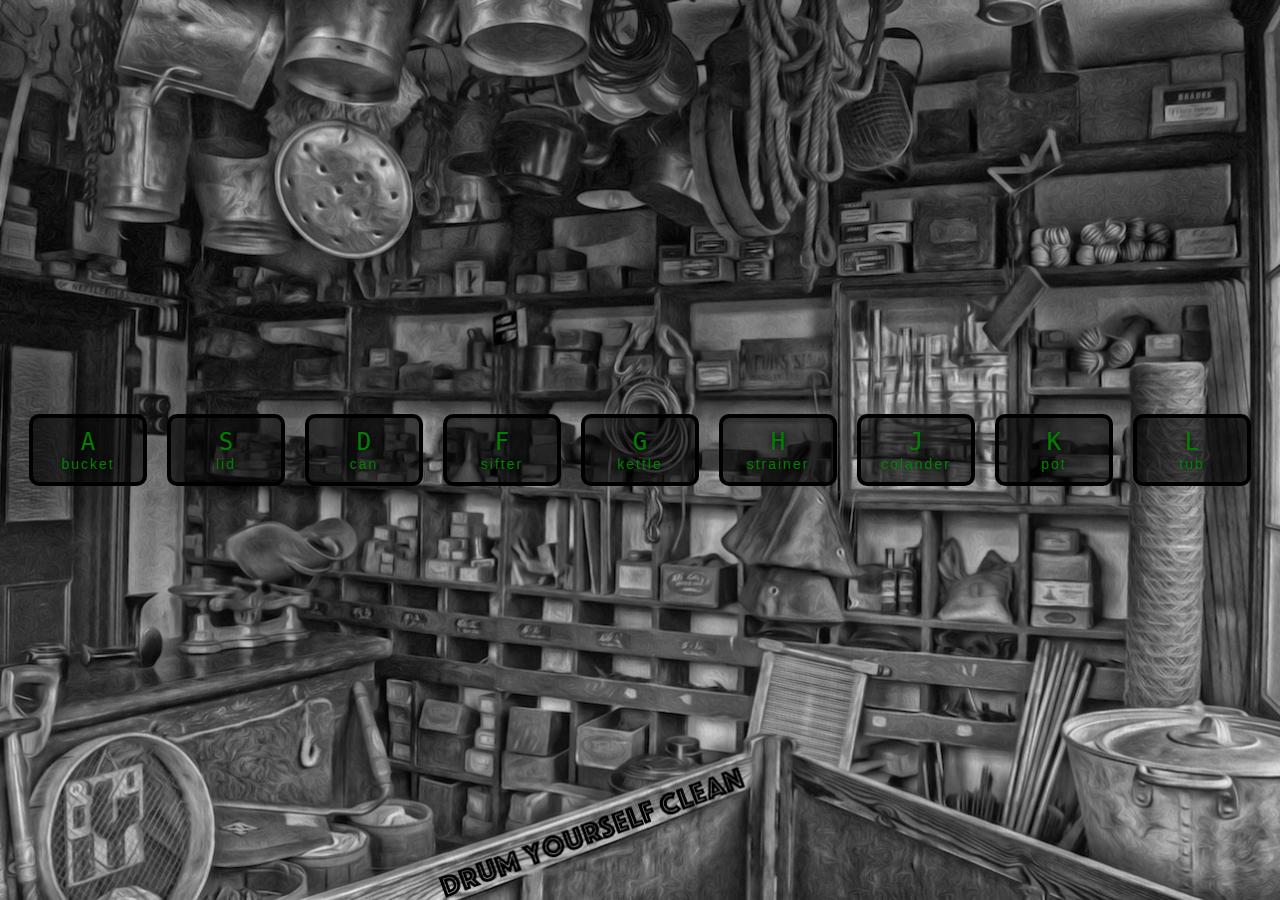
<file: drum-kit/index.html>
<!DOCTYPE>
<html>

<head>
  <meta charset="UTF-8">
  <title>JS | Drums</title>
  <link rel="stylesheet" href="style.css">
</head>

<body>
  <div class="keys">
    <div data-key="65" class="key">
      <kbd>A</kbd>
      <span class="sound">bucket</span>
    </div>
    <div data-key="83" class="key">
      <kbd>S</kbd>
      <span class="sound">lid</span>
    </div>
    <div data-key="68" class="key">
      <kbd>D</kbd>
      <span class="sound">can</span>
    </div>
    <div data-key="70" class="key">
      <kbd>F</kbd>
      <span class="sound">sifter</span>
    </div>
    <div data-key="71" class="key">
      <kbd>G</kbd>
      <span class="sound">kettle</span>
    </div>
    <div data-key="72" class="key">
      <kbd>H</kbd>
      <span class="sound">strainer</span>
    </div>
    <div data-key="74" class="key">
      <kbd>J</kbd>
      <span class="sound">colander</span>
    </div>
    <div data-key="75" class="key">
      <kbd>K</kbd>
      <span class="sound">pot</span>
    </div>
    <div data-key="76" class="key">
      <kbd>L</kbd>
      <span class="sound">tub</span>
    </div>
  </div>
  <audio data-key="65" src="sounds/Snare01.WAV"></audio>
  <audio data-key="83" src="sounds/Snare03.WAV"></audio>
  <audio data-key="68" src="sounds/Snare07.WAV"></audio>
  <audio data-key="70" src="sounds/Snare09.WAV"></audio>
  <audio data-key="71" src="sounds/Snare05.WAV"></audio>
  <audio data-key="72" src="sounds/Snare11.WAV"></audio>
  <audio data-key="74" src="sounds/Snare13.WAV"></audio>
  <audio data-key="75" src="sounds/Snare15.WAV"></audio>
  <audio data-key="76" src="sounds/Snare18.WAV"></audio>

  <script>
    // all just vanilla JS, no jQuery here.
    function playSound(e) {
      const audio = document.querySelector(`audio[data-key="${e.keyCode}"]`);
      const key = document.querySelector(`div[data-key="${e.keyCode}"]`);
      if (!audio) return; // this here stops the function from running in case a different button is pressed.
      key.classList.add('playing');
      audio.currentTime = 0; // this rewinds to the start, so one can hit the key in quick succession.
      audio.play();
    }

    function removeTransition(e) {
      if (e.propertyName !== 'transform') return; // skip if not transforming.
      e.target.classList.remove('playing');
    }

    const keys = Array.from(document.querySelectorAll('.key')); // these are the visual embelishments, when pressing all keys.
    keys.forEach(key => key.addEventListener('transitionend', removeTransition));
    window.addEventListener('keydown', playSound);
  </script>

</body>

</html>
</file>
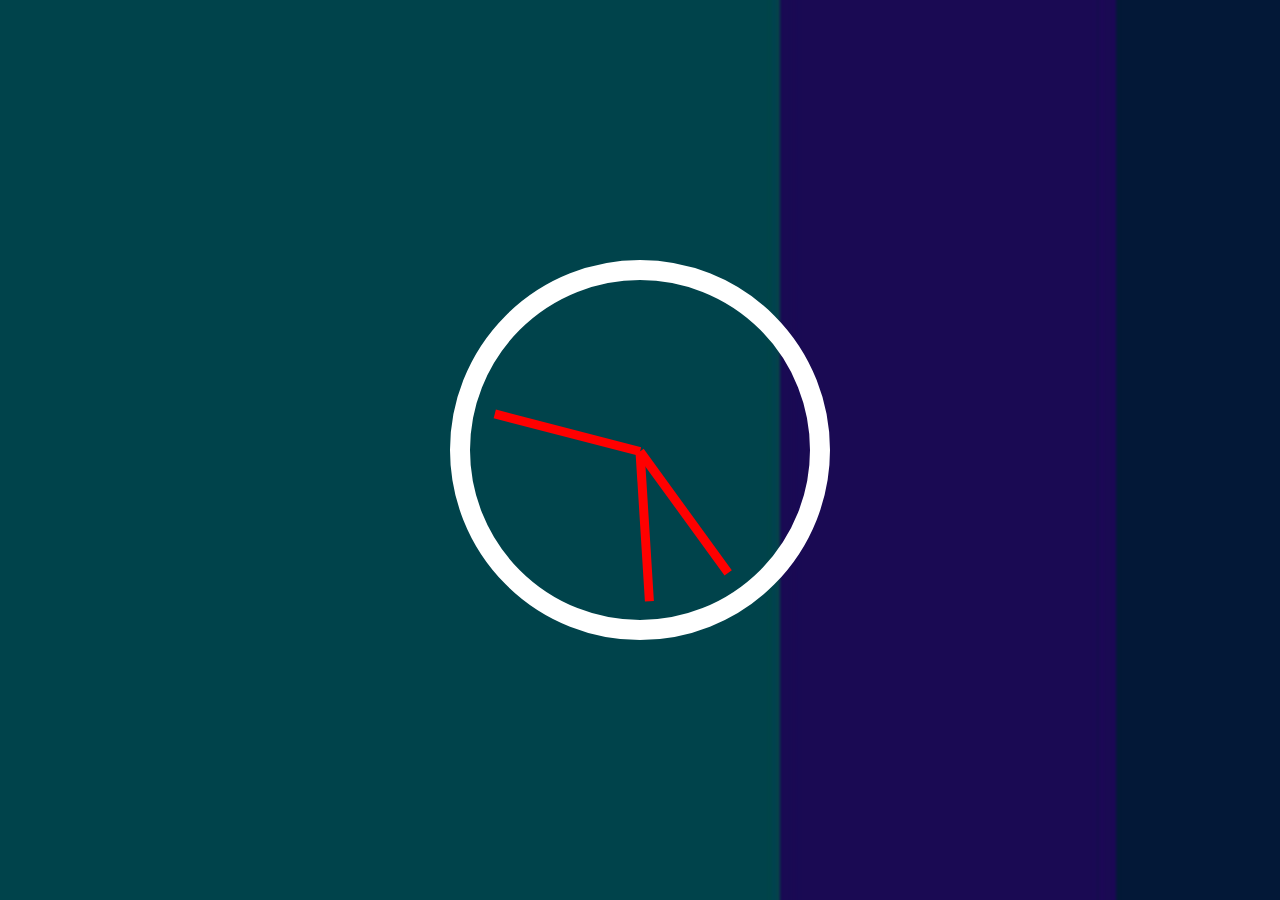
<file: js-clock/index.html>
<!DOCTYPE html>
<html lang="en">

<head>
  <meta charset="utf-8">
  <title>JS | Clock</title>
  <link rel="stylesheet" href="style.css">
</head>

<body>
  <div class="clock">
    <div class="clock-face">
      <div class="hand hour-hand"></div>
      <div class="hand min-hand"></div>
      <div class="hand second-hand"></div>
    </div>
  </div>
  <script>
    const secondHand = document.querySelector('.second-hand');
    const minsHand = document.querySelector('.min-hand');
    const hourHand = document.querySelector('.hour-hand');

    function setDate() {
      const now = new Date();
      const seconds = now.getSeconds();
      const secondsDegrees = ((seconds / 60) * 360) + 90;
      secondHand.style.transform = `rotate(${secondsDegrees}deg)`;
      const mins = now.getMinutes();
      const minsDegrees = ((mins / 60) * 360) + ((seconds / 60) * 6) + 90;
      minsHand.style.transform = `rotate(${minsDegrees}deg)`;
      const hour = now.getHours();
      const hourDegrees = ((hour / 12) * 360) + ((mins / 60) * 30) + 90;
      hourHand.style.transform = `rotate(${hourDegrees}deg)`;
    }
    setInterval(setDate, 1000);
    setDate();
  </script>
</body>

</html>
</file>
<file: drum-kit/style.css>
html {
  font-size: 10px;
  background: url(pots_and_pans.jpeg) bottom center;
  background-size: cover;
}

body,
html {
  margin: 0;
  padding: 0;
  font-family: sans-serif;
}

.keys {
  display: flex;
  flex: 1;
  min-height: 100vh;
  align-items: center;
  justify-content: center;
}

.key {
  border: .4rem solid black;
  border-radius: 1rem;
  margin: 1rem;
  font-size: 1.6rem;
  padding: 1rem .5rem;
  transition: all .07s ease;
  width: 10rem;
  text-align: center;
  color: green;
  background: rgba(0, 0, 0, 0.6);
  text-shadow: 0 0 .6rem black;
}

.playing {
  transform: scale(1.2);
  border-color: #ffc600;
  box-shadow: 0 0 15rem #ffc600;
}

kbd {
  display: block;
  font-size: 2.4rem;
}

.sound {
  font-size: 1.4rem;
  text-transform: lowercase;
  letter-spacing: .2rem;
  color: green;
}
</file>
<file: js-clock/style.css>
html {
  background: url(clock_background.jpg);
  background-size: cover;
  font-family: 'helvetica neue';
  text-align: center;
  font-size: 10px;
}

body {
  margin: 0;
  font-size: 2rem;
  display: flex;
  flex: 1;
  min-height: 100vh;
  align-items: center;
}

.clock {
  width: 30rem;
  height: 30rem;
  border: 20px solid white;
  border-radius: 50%;
  margin: 50px auto;
  position: relative;
  padding: 2rem;
}

.clock-face {
  position: relative;
  width: 100%;
  height: 100%;
  transform: translateY(-3px);
  /* account for the height of the clock hands */
}

.hand {
  width: 50%;
  height: 9px;
  background: red;
  position: absolute;
  top: 50%;
  transform-origin: 100%;
  transform: rotate(90deg);
  transition: all 0.05s;
  transition-timing-function: cubic-bezier(0.1, 2.7, 0.58, 1);
}
</file>
